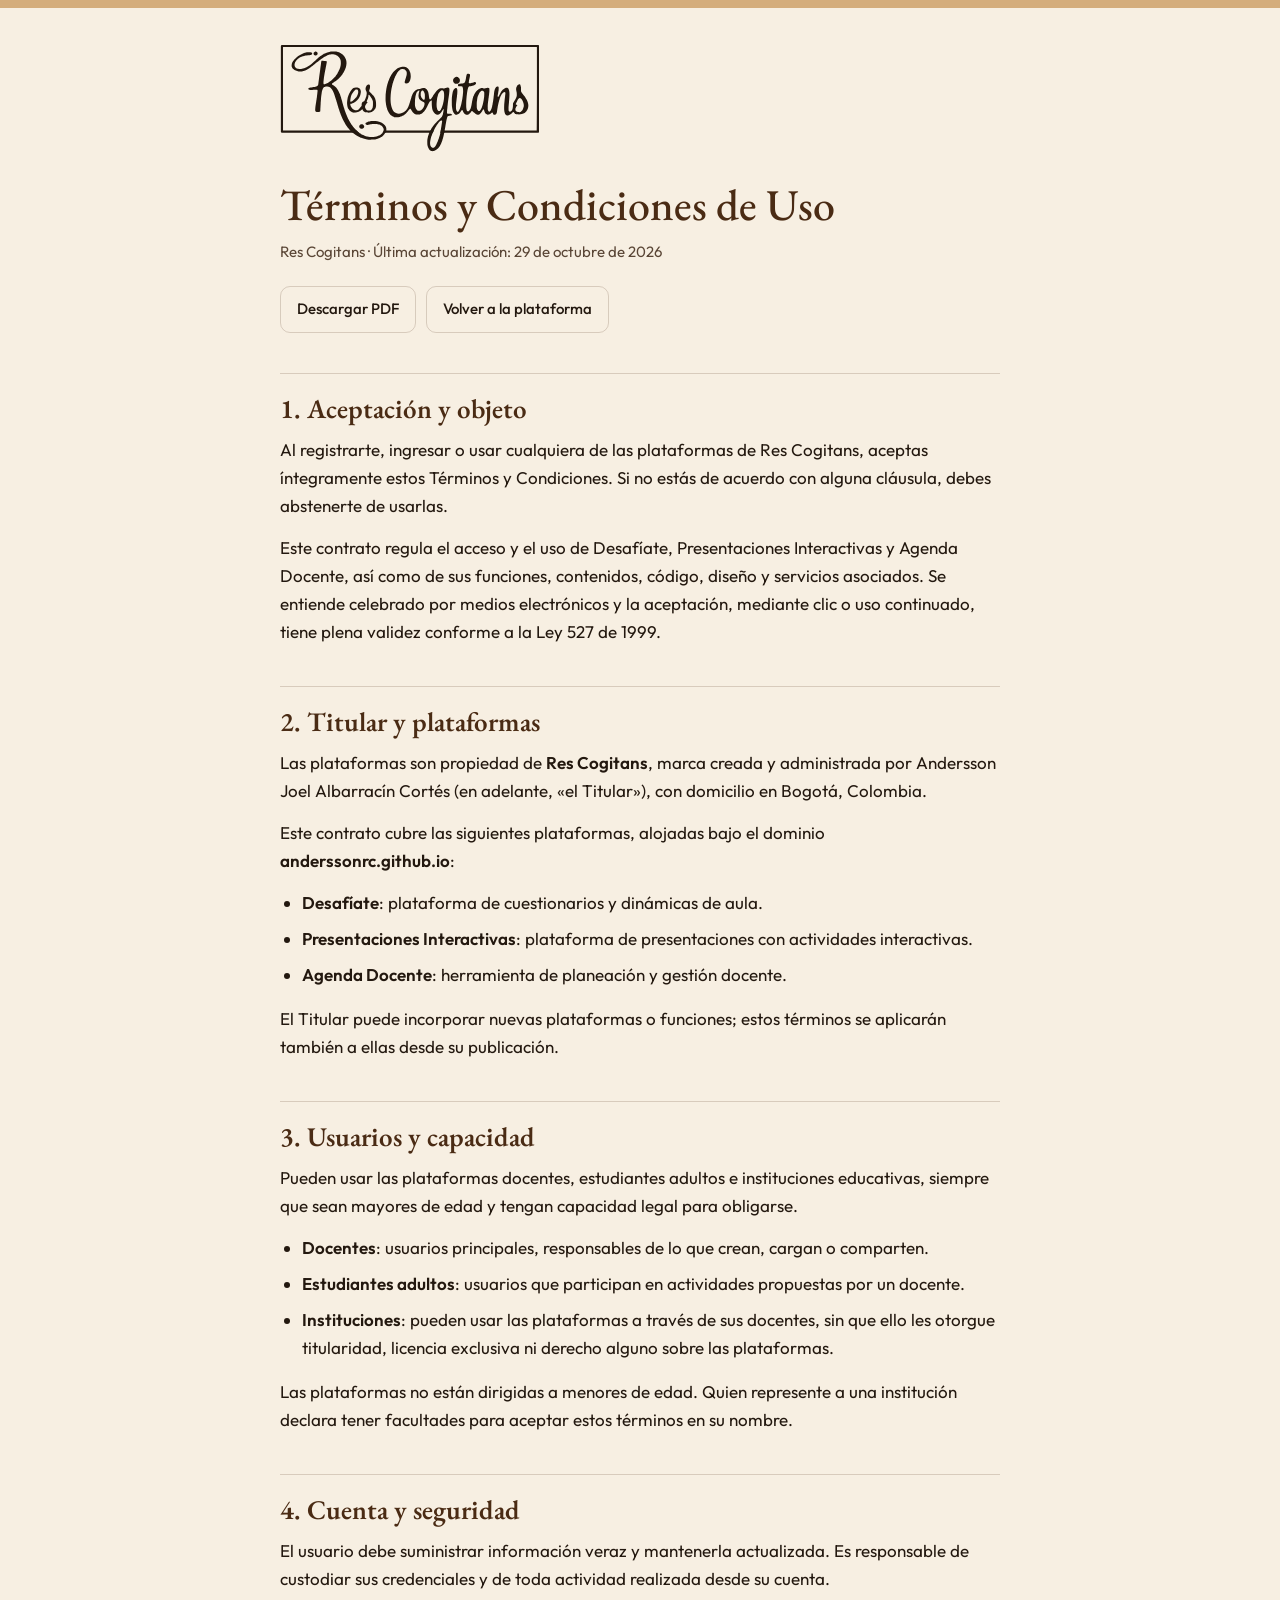
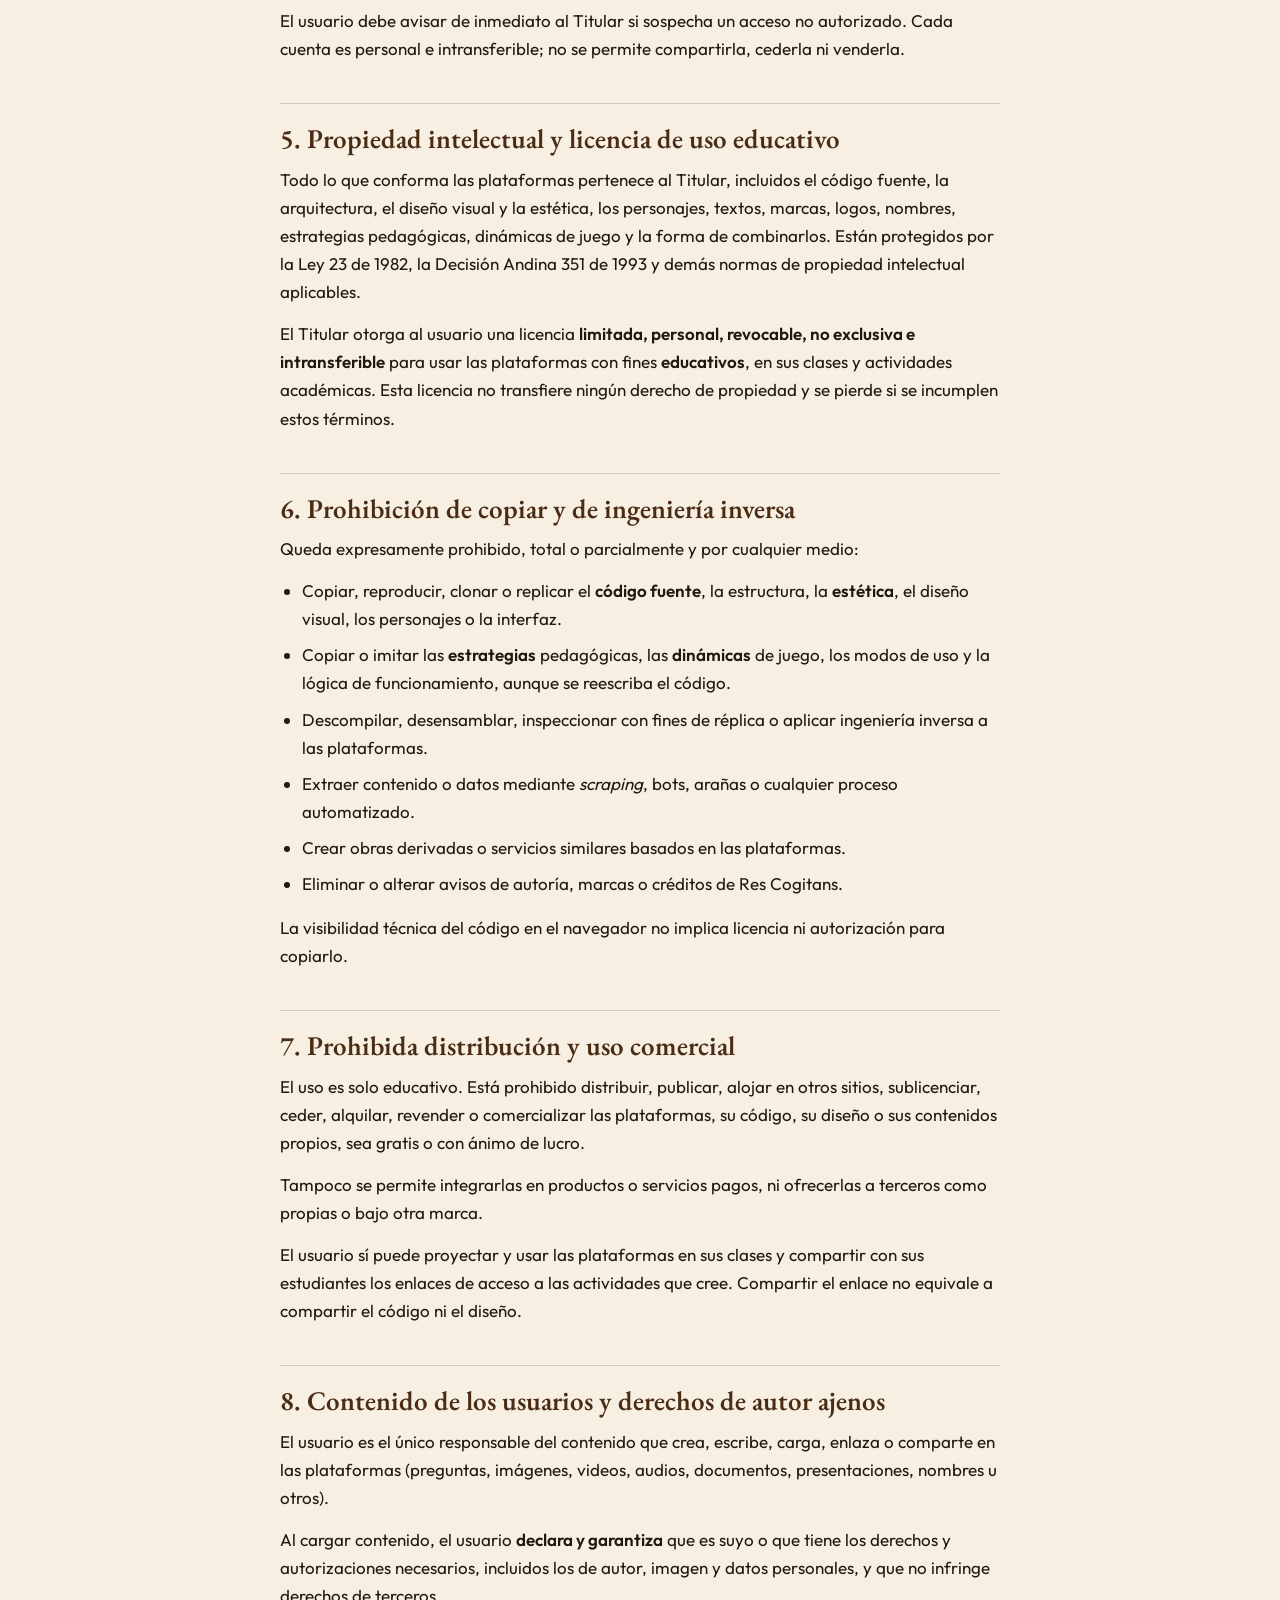
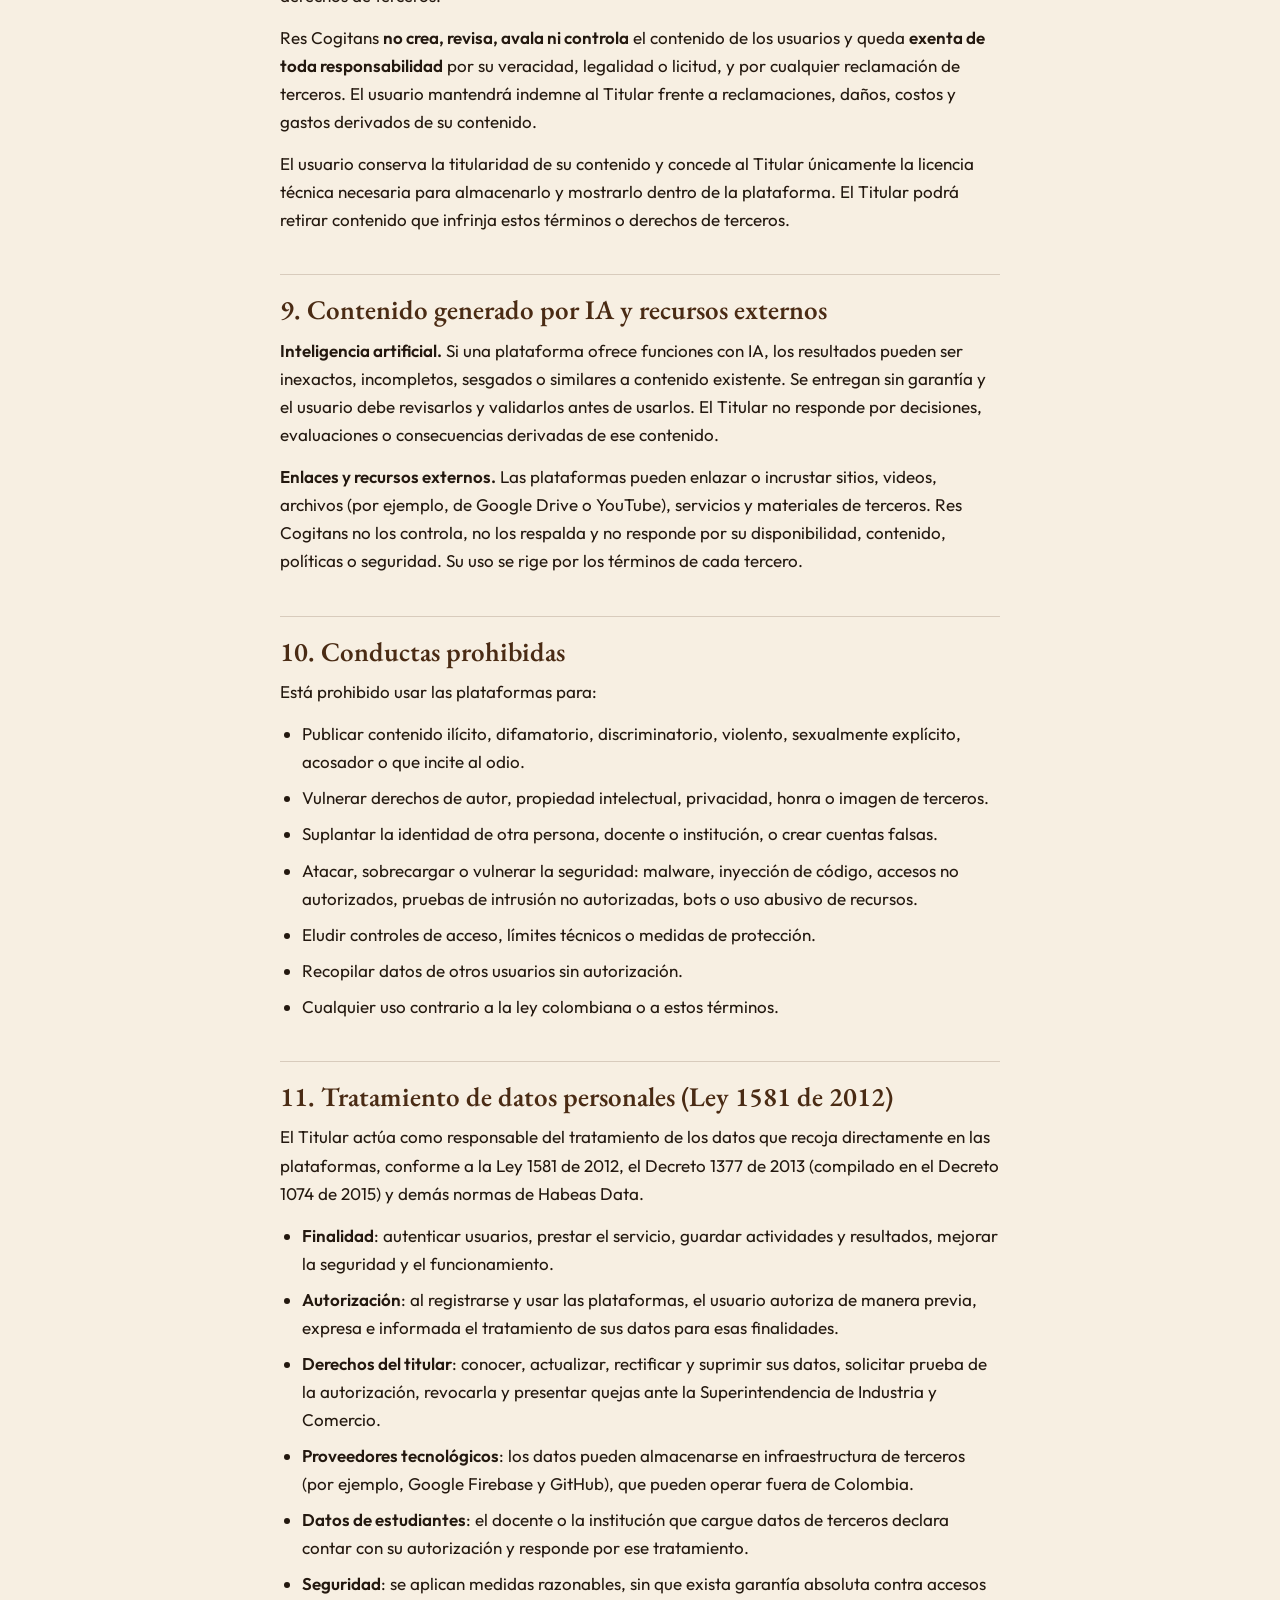
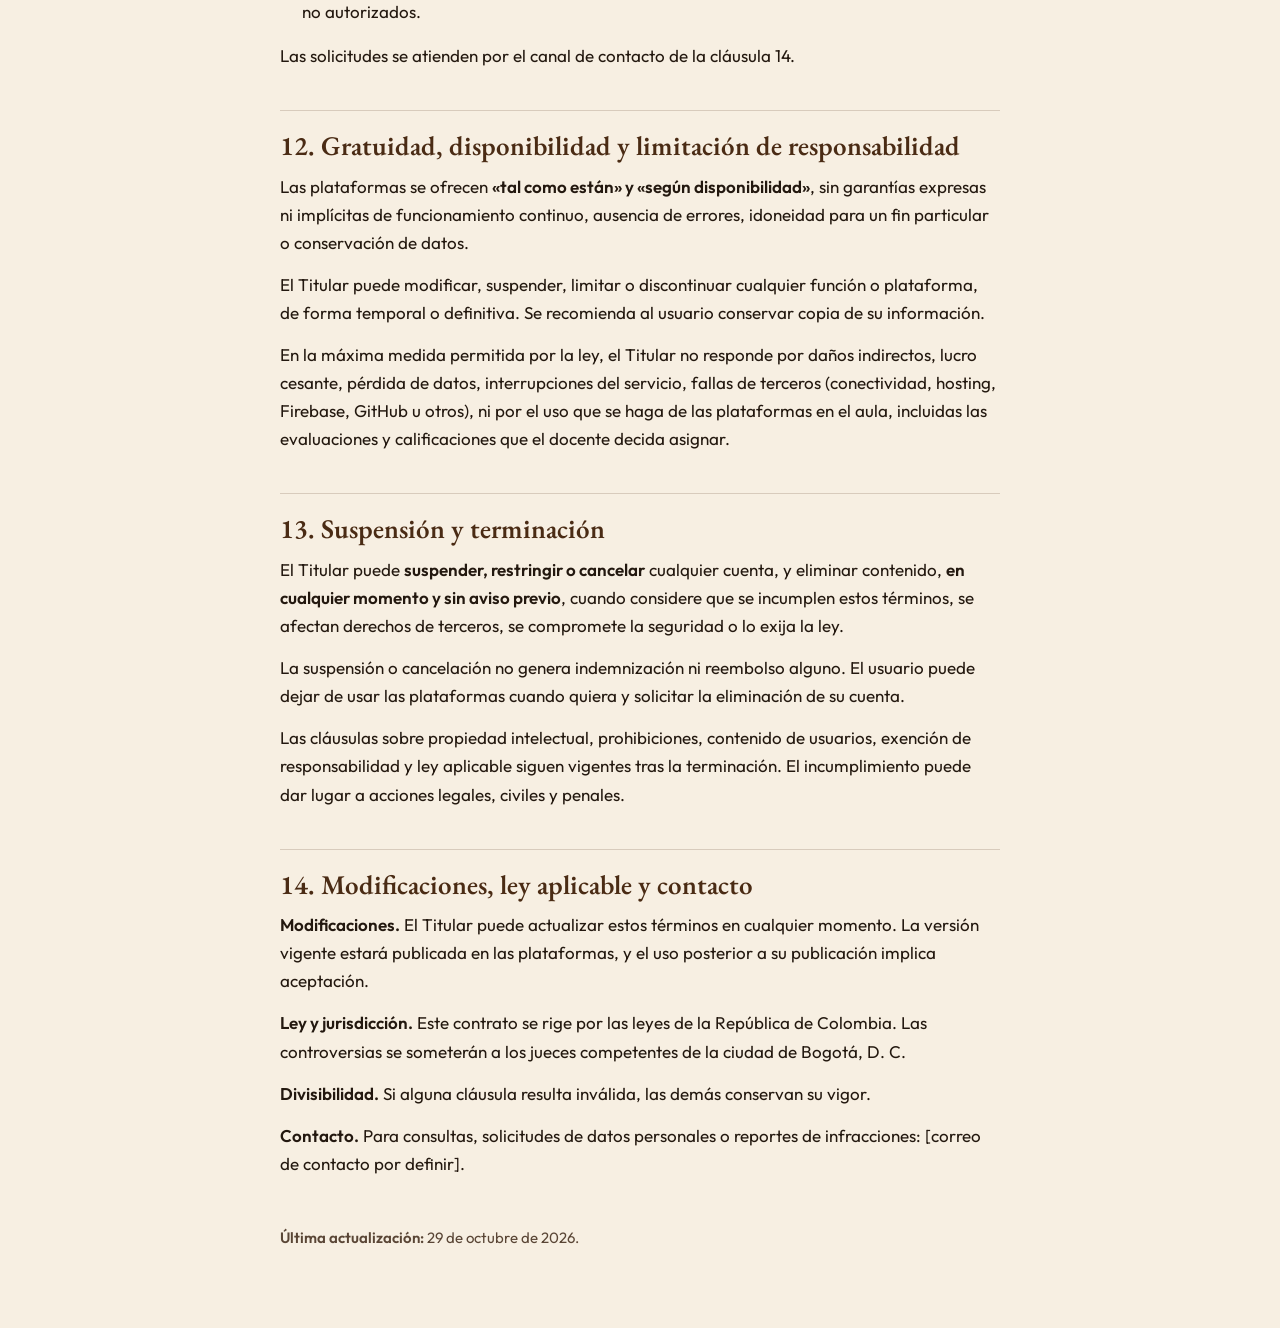
<file: terminos.html>
<!DOCTYPE html>
<html lang="es">
<head>
  <meta charset="UTF-8" />
  <meta name="viewport" content="width=device-width, initial-scale=1.0" />
  <title>Términos y Condiciones — Res Cogitans</title>
  <link rel="icon" type="image/png" href="apple-touch-icon.png" />
  <link rel="preconnect" href="https://fonts.googleapis.com" />
  <link rel="preconnect" href="https://fonts.gstatic.com" crossorigin="anonymous" />
  <link href="https://fonts.googleapis.com/css2?family=EB+Garamond:ital,wght@0,400;0,500;0,600;1,400&amp;family=Outfit:wght@400;500;600&amp;display=swap" rel="stylesheet" />
  <style>
    :root {
      --papel: #f7efe2; --tinta: #23180f; --suave: #5a4636; --cafe: #4a2b14;
      --linea: rgba(74, 43, 20, .18); --madera: #d4ad7c; --resalte: #8a4b1c;
    }
    @media (prefers-color-scheme: dark) {
      :root {
        --papel: #1c140d; --tinta: #f1e6d2; --suave: #cdb89c; --cafe: #e2bf93;
        --linea: rgba(241, 230, 210, .16); --madera: #3b2716; --resalte: #e6a86a;
      }
    }
    * { box-sizing: border-box; }
    html { -webkit-text-size-adjust: 100%; }
    body {
      margin: 0; background: var(--papel); color: var(--tinta);
      font: 400 17px/1.65 'Outfit', system-ui, sans-serif;
    }
    .franja { height: 8px; background: var(--madera); }
    main { max-width: 760px; margin: 0 auto; padding: 32px 20px 64px; }
    .marca { display: block; width: min(260px, 70%); color: var(--tinta); margin: 4px 0 28px; }
    .marca svg { display: block; width: 100%; height: auto; }
    h1 {
      font: 500 clamp(30px, 6vw, 44px)/1.12 'EB Garamond', Georgia, serif;
      margin: 0 0 10px; color: var(--cafe); text-wrap: balance;
    }
    .meta { color: var(--suave); font-size: 15px; margin: 0 0 22px; }
    .acciones { display: flex; flex-wrap: wrap; gap: 10px; margin: 0 0 34px; }
    .boton {
      display: inline-flex; align-items: center; gap: 8px; padding: 10px 16px; border-radius: 10px;
      border: 1px solid var(--linea); color: var(--tinta); text-decoration: none; font-weight: 500; font-size: 15px;
      background: transparent;
    }
    .boton:hover { border-color: var(--resalte); color: var(--resalte); }
    h2 {
      font: 600 clamp(22px, 4.2vw, 27px)/1.25 'EB Garamond', Georgia, serif;
      color: var(--cafe); margin: 40px 0 10px; padding-top: 18px; border-top: 1px solid var(--linea);
    }
    p, li { max-width: 68ch; }
    p { margin: 0 0 14px; }
    ul { margin: 0 0 16px; padding-left: 22px; }
    li { margin: 0 0 8px; }
    strong { font-weight: 600; }
    .pie { margin-top: 48px; color: var(--suave); font-size: 15px; }
    @media print { .acciones, .franja { display: none; } body { background: #fff; color: #000; } }
  </style>
</head>
<body>
  <div class="franja"></div>
  <main>
    <span class="marca" id="marca" aria-label="Res Cogitans"></span>
    <h1>Términos y Condiciones de Uso</h1>
    <p class="meta">Res Cogitans · Última actualización: 29 de octubre de 2026</p>
    <div class="acciones">
      <a class="boton" href="terminos-res-cogitans.pdf" download>Descargar PDF</a>
      <a class="boton" href="./">Volver a la plataforma</a>
    </div>

    <h2>1. Aceptación y objeto</h2>
    <p>Al registrarte, ingresar o usar cualquiera de las plataformas de Res Cogitans, aceptas íntegramente estos Términos y Condiciones. Si no estás de acuerdo con alguna cláusula, debes abstenerte de usarlas.</p>
    <p>Este contrato regula el acceso y el uso de Desafíate, Presentaciones Interactivas y Agenda Docente, así como de sus funciones, contenidos, código, diseño y servicios asociados. Se entiende celebrado por medios electrónicos y la aceptación, mediante clic o uso continuado, tiene plena validez conforme a la Ley 527 de 1999.</p>

    <h2>2. Titular y plataformas</h2>
    <p>Las plataformas son propiedad de <strong>Res Cogitans</strong>, marca creada y administrada por Andersson Joel Albarracín Cortés (en adelante, «el Titular»), con domicilio en Bogotá, Colombia.</p>
    <p>Este contrato cubre las siguientes plataformas, alojadas bajo el dominio <strong>anderssonrc.github.io</strong>:</p>
    <ul>
      <li><strong>Desafíate</strong>: plataforma de cuestionarios y dinámicas de aula.</li>
      <li><strong>Presentaciones Interactivas</strong>: plataforma de presentaciones con actividades interactivas.</li>
      <li><strong>Agenda Docente</strong>: herramienta de planeación y gestión docente.</li>
    </ul>
    <p>El Titular puede incorporar nuevas plataformas o funciones; estos términos se aplicarán también a ellas desde su publicación.</p>

    <h2>3. Usuarios y capacidad</h2>
    <p>Pueden usar las plataformas docentes, estudiantes adultos e instituciones educativas, siempre que sean mayores de edad y tengan capacidad legal para obligarse.</p>
    <ul>
      <li><strong>Docentes</strong>: usuarios principales, responsables de lo que crean, cargan o comparten.</li>
      <li><strong>Estudiantes adultos</strong>: usuarios que participan en actividades propuestas por un docente.</li>
      <li><strong>Instituciones</strong>: pueden usar las plataformas a través de sus docentes, sin que ello les otorgue titularidad, licencia exclusiva ni derecho alguno sobre las plataformas.</li>
    </ul>
    <p>Las plataformas no están dirigidas a menores de edad. Quien represente a una institución declara tener facultades para aceptar estos términos en su nombre.</p>

    <h2>4. Cuenta y seguridad</h2>
    <p>El usuario debe suministrar información veraz y mantenerla actualizada. Es responsable de custodiar sus credenciales y de toda actividad realizada desde su cuenta.</p>
    <p>El usuario debe avisar de inmediato al Titular si sospecha un acceso no autorizado. Cada cuenta es personal e intransferible; no se permite compartirla, cederla ni venderla.</p>

    <h2>5. Propiedad intelectual y licencia de uso educativo</h2>
    <p>Todo lo que conforma las plataformas pertenece al Titular, incluidos el código fuente, la arquitectura, el diseño visual y la estética, los personajes, textos, marcas, logos, nombres, estrategias pedagógicas, dinámicas de juego y la forma de combinarlos. Están protegidos por la Ley 23 de 1982, la Decisión Andina 351 de 1993 y demás normas de propiedad intelectual aplicables.</p>
    <p>El Titular otorga al usuario una licencia <strong>limitada, personal, revocable, no exclusiva e intransferible</strong> para usar las plataformas con fines <strong>educativos</strong>, en sus clases y actividades académicas. Esta licencia no transfiere ningún derecho de propiedad y se pierde si se incumplen estos términos.</p>

    <h2>6. Prohibición de copiar y de ingeniería inversa</h2>
    <p>Queda expresamente prohibido, total o parcialmente y por cualquier medio:</p>
    <ul>
      <li>Copiar, reproducir, clonar o replicar el <strong>código fuente</strong>, la estructura, la <strong>estética</strong>, el diseño visual, los personajes o la interfaz.</li>
      <li>Copiar o imitar las <strong>estrategias</strong> pedagógicas, las <strong>dinámicas</strong> de juego, los modos de uso y la lógica de funcionamiento, aunque se reescriba el código.</li>
      <li>Descompilar, desensamblar, inspeccionar con fines de réplica o aplicar ingeniería inversa a las plataformas.</li>
      <li>Extraer contenido o datos mediante <em>scraping</em>, bots, arañas o cualquier proceso automatizado.</li>
      <li>Crear obras derivadas o servicios similares basados en las plataformas.</li>
      <li>Eliminar o alterar avisos de autoría, marcas o créditos de Res Cogitans.</li>
    </ul>
    <p>La visibilidad técnica del código en el navegador no implica licencia ni autorización para copiarlo.</p>

    <h2>7. Prohibida distribución y uso comercial</h2>
    <p>El uso es solo educativo. Está prohibido distribuir, publicar, alojar en otros sitios, sublicenciar, ceder, alquilar, revender o comercializar las plataformas, su código, su diseño o sus contenidos propios, sea gratis o con ánimo de lucro.</p>
    <p>Tampoco se permite integrarlas en productos o servicios pagos, ni ofrecerlas a terceros como propias o bajo otra marca.</p>
    <p>El usuario sí puede proyectar y usar las plataformas en sus clases y compartir con sus estudiantes los enlaces de acceso a las actividades que cree. Compartir el enlace no equivale a compartir el código ni el diseño.</p>

    <h2>8. Contenido de los usuarios y derechos de autor ajenos</h2>
    <p>El usuario es el único responsable del contenido que crea, escribe, carga, enlaza o comparte en las plataformas (preguntas, imágenes, videos, audios, documentos, presentaciones, nombres u otros).</p>
    <p>Al cargar contenido, el usuario <strong>declara y garantiza</strong> que es suyo o que tiene los derechos y autorizaciones necesarios, incluidos los de autor, imagen y datos personales, y que no infringe derechos de terceros.</p>
    <p>Res Cogitans <strong>no crea, revisa, avala ni controla</strong> el contenido de los usuarios y queda <strong>exenta de toda responsabilidad</strong> por su veracidad, legalidad o licitud, y por cualquier reclamación de terceros. El usuario mantendrá indemne al Titular frente a reclamaciones, daños, costos y gastos derivados de su contenido.</p>
    <p>El usuario conserva la titularidad de su contenido y concede al Titular únicamente la licencia técnica necesaria para almacenarlo y mostrarlo dentro de la plataforma. El Titular podrá retirar contenido que infrinja estos términos o derechos de terceros.</p>

    <h2>9. Contenido generado por IA y recursos externos</h2>
    <p><strong>Inteligencia artificial.</strong> Si una plataforma ofrece funciones con IA, los resultados pueden ser inexactos, incompletos, sesgados o similares a contenido existente. Se entregan sin garantía y el usuario debe revisarlos y validarlos antes de usarlos. El Titular no responde por decisiones, evaluaciones o consecuencias derivadas de ese contenido.</p>
    <p><strong>Enlaces y recursos externos.</strong> Las plataformas pueden enlazar o incrustar sitios, videos, archivos (por ejemplo, de Google Drive o YouTube), servicios y materiales de terceros. Res Cogitans no los controla, no los respalda y no responde por su disponibilidad, contenido, políticas o seguridad. Su uso se rige por los términos de cada tercero.</p>

    <h2>10. Conductas prohibidas</h2>
    <p>Está prohibido usar las plataformas para:</p>
    <ul>
      <li>Publicar contenido ilícito, difamatorio, discriminatorio, violento, sexualmente explícito, acosador o que incite al odio.</li>
      <li>Vulnerar derechos de autor, propiedad intelectual, privacidad, honra o imagen de terceros.</li>
      <li>Suplantar la identidad de otra persona, docente o institución, o crear cuentas falsas.</li>
      <li>Atacar, sobrecargar o vulnerar la seguridad: malware, inyección de código, accesos no autorizados, pruebas de intrusión no autorizadas, bots o uso abusivo de recursos.</li>
      <li>Eludir controles de acceso, límites técnicos o medidas de protección.</li>
      <li>Recopilar datos de otros usuarios sin autorización.</li>
      <li>Cualquier uso contrario a la ley colombiana o a estos términos.</li>
    </ul>

    <h2>11. Tratamiento de datos personales (Ley 1581 de 2012)</h2>
    <p>El Titular actúa como responsable del tratamiento de los datos que recoja directamente en las plataformas, conforme a la Ley 1581 de 2012, el Decreto 1377 de 2013 (compilado en el Decreto 1074 de 2015) y demás normas de Habeas Data.</p>
    <ul>
      <li><strong>Finalidad</strong>: autenticar usuarios, prestar el servicio, guardar actividades y resultados, mejorar la seguridad y el funcionamiento.</li>
      <li><strong>Autorización</strong>: al registrarse y usar las plataformas, el usuario autoriza de manera previa, expresa e informada el tratamiento de sus datos para esas finalidades.</li>
      <li><strong>Derechos del titular</strong>: conocer, actualizar, rectificar y suprimir sus datos, solicitar prueba de la autorización, revocarla y presentar quejas ante la Superintendencia de Industria y Comercio.</li>
      <li><strong>Proveedores tecnológicos</strong>: los datos pueden almacenarse en infraestructura de terceros (por ejemplo, Google Firebase y GitHub), que pueden operar fuera de Colombia.</li>
      <li><strong>Datos de estudiantes</strong>: el docente o la institución que cargue datos de terceros declara contar con su autorización y responde por ese tratamiento.</li>
      <li><strong>Seguridad</strong>: se aplican medidas razonables, sin que exista garantía absoluta contra accesos no autorizados.</li>
    </ul>
    <p>Las solicitudes se atienden por el canal de contacto de la cláusula 14.</p>

    <h2>12. Gratuidad, disponibilidad y limitación de responsabilidad</h2>
    <p>Las plataformas se ofrecen <strong>«tal como están» y «según disponibilidad»</strong>, sin garantías expresas ni implícitas de funcionamiento continuo, ausencia de errores, idoneidad para un fin particular o conservación de datos.</p>
    <p>El Titular puede modificar, suspender, limitar o discontinuar cualquier función o plataforma, de forma temporal o definitiva. Se recomienda al usuario conservar copia de su información.</p>
    <p>En la máxima medida permitida por la ley, el Titular no responde por daños indirectos, lucro cesante, pérdida de datos, interrupciones del servicio, fallas de terceros (conectividad, hosting, Firebase, GitHub u otros), ni por el uso que se haga de las plataformas en el aula, incluidas las evaluaciones y calificaciones que el docente decida asignar.</p>

    <h2>13. Suspensión y terminación</h2>
    <p>El Titular puede <strong>suspender, restringir o cancelar</strong> cualquier cuenta, y eliminar contenido, <strong>en cualquier momento y sin aviso previo</strong>, cuando considere que se incumplen estos términos, se afectan derechos de terceros, se compromete la seguridad o lo exija la ley.</p>
    <p>La suspensión o cancelación no genera indemnización ni reembolso alguno. El usuario puede dejar de usar las plataformas cuando quiera y solicitar la eliminación de su cuenta.</p>
    <p>Las cláusulas sobre propiedad intelectual, prohibiciones, contenido de usuarios, exención de responsabilidad y ley aplicable siguen vigentes tras la terminación. El incumplimiento puede dar lugar a acciones legales, civiles y penales.</p>

    <h2>14. Modificaciones, ley aplicable y contacto</h2>
    <p><strong>Modificaciones.</strong> El Titular puede actualizar estos términos en cualquier momento. La versión vigente estará publicada en las plataformas, y el uso posterior a su publicación implica aceptación.</p>
    <p><strong>Ley y jurisdicción.</strong> Este contrato se rige por las leyes de la República de Colombia. Las controversias se someterán a los jueces competentes de la ciudad de Bogotá, D. C.</p>
    <p><strong>Divisibilidad.</strong> Si alguna cláusula resulta inválida, las demás conservan su vigor.</p>
    <p><strong>Contacto.</strong> Para consultas, solicitudes de datos personales o reportes de infracciones: [correo de contacto por definir].</p>

    <p class="pie"><strong>Última actualización:</strong> 29 de octubre de 2026.</p>
  </main>
  <script src="rc-loader.js?v=1"></script>
  <script>
    try { document.getElementById('marca').appendChild(RCLoader.staticLogo()); } catch (e) {}
  </script>
</body>
</html>
</file>
